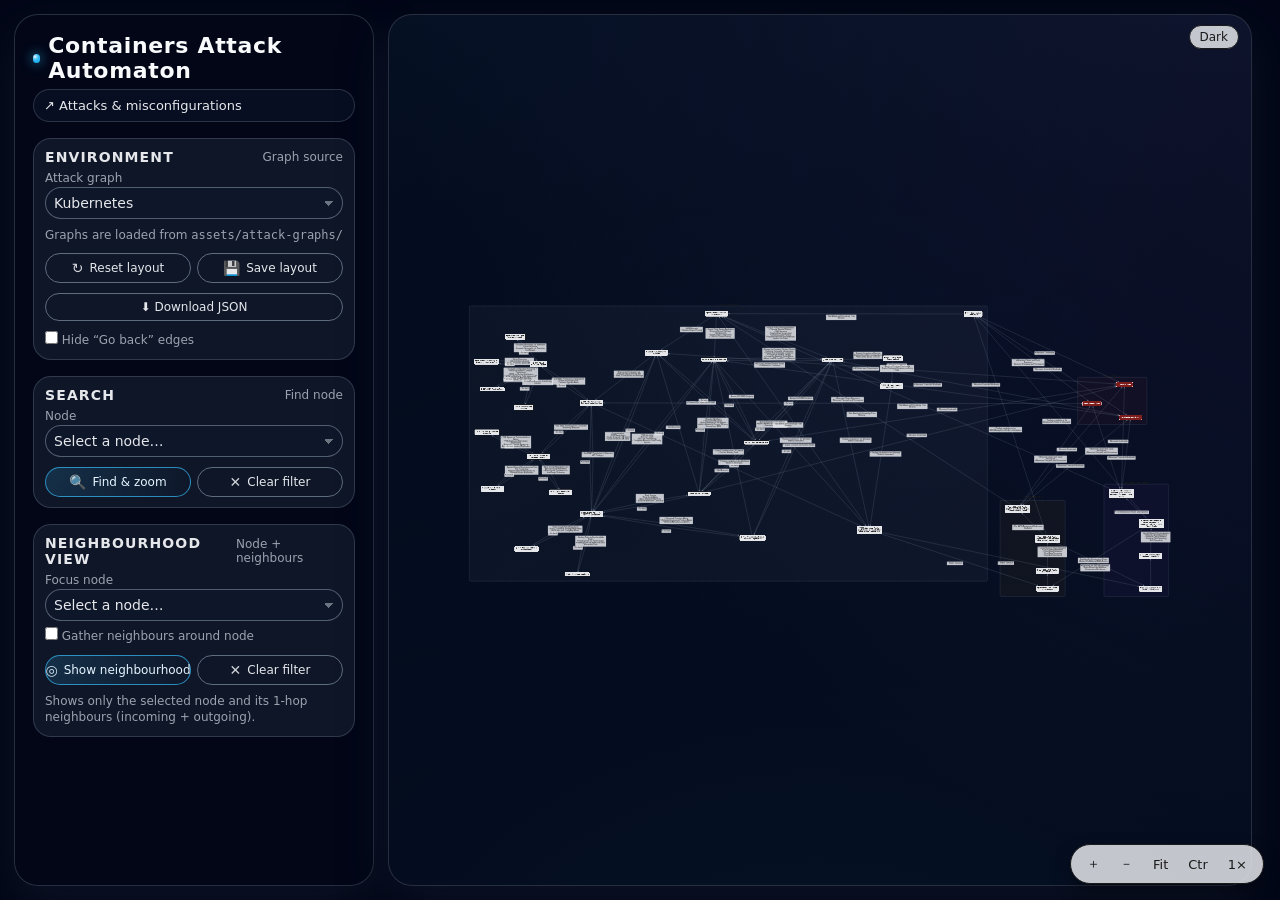
<file: index.html>
<!DOCTYPE html>
<html lang="en">
<head>
    <meta charset="UTF-8" />
    <title>Containers Attack Automaton</title>
    <meta name="viewport" content="width=device-width, initial-scale=1" />

    <!-- Styles -->
    <link rel="stylesheet" href="styles/style.css" />

    <!-- Libraries -->
    <script src="dependencies/cytoscape-3.30.1.min.js" defer></script>
    <script src="dependencies/dagre-0.8.5.min.js" defer></script>
    <script src="dependencies/cytoscape-dagre-2.5.0.js" defer></script>

    <!-- App logic -->
    <script src="scripts/app-state.js" defer></script>
    <script src="scripts/status-bar.js" defer></script>
    <script src="scripts/theme.js" defer></script>
    <script src="scripts/layout.js" defer></script>
    <script src="scripts/left-sidebar.js" defer></script>
    <script src="scripts/attack-graph.js" defer></script>
    <script src="scripts/right-sidebar.js" defer></script>
    <script src="scripts/cy-graph.js" defer></script>
    <script src="scripts/main.js" defer></script>
</head>
<body>
<div class="app">
    <aside class="sidebar">
        <div class="sidebar-header">
            <div class="title-row">
                <div class="title-dot"></div>
                <h1>Containers Attack Automaton</h1>
            </div>
            <a id="kbLink" class="sidebar-link" href="attacks-and-misconfigurations.html" target="_blank" rel="noopener noreferrer">
                ↗ Attacks & misconfigurations
            </a>
        </div>

        <!-- Environment / Global controls -->
        <div class="panel">
            <div class="panel-header">
                <span class="panel-title">Environment</span>
                <span class="panel-tag">Graph source</span>
            </div>
            <div class="panel-body">
                <div class="env-row">
                    <div class="env-select-wrapper">
                        <label for="envSelect">Attack graph</label>
                        <select id="envSelect"></select>
                    </div>
                </div>
                <p class="help-text">
                    Graphs are loaded from <code>assets/attack-graphs/</code>
                </p>
                <div class="btn-row">
                    <button id="btn-relayout" class="btn btn-ghost" type="button">
                        <span class="btn-icon">↻</span> Reset layout
                    </button>
                    <button id="btn-save-layout" class="btn btn-ghost" type="button">
                        <span class="btn-icon">💾</span> Save layout
                    </button>
                </div>
                <div class="btn-row">
                    <button id="btn-download-layout" class="btn btn-ghost" type="button">
                        ⬇ Download JSON
                    </button>
                </div>
                <div class="btn-row">
                    <label>
                        <input type="checkbox" id="chkHideGoBackLabels" />
                        Hide “Go back” edges
                    </label>
                </div>
            </div>
        </div>

        <div class="panel">
            <div class="panel-header">
                <span class="panel-title">Search</span>
                <span class="panel-tag">Find node</span>
            </div>
            <div class="panel-body">
                <div>
                    <label for="nodeSearchSelect">Node</label>
                    <select id="nodeSearchSelect">
                        <option value="">Select a node…</option>
                    </select>
                </div>
                <div class="btn-row">
                    <button id="btn-node-search" class="btn btn-primary" type="button">
                        <span class="btn-icon">🔍</span> Find & zoom
                    </button>
                    <button id="btn-node-search-clear" class="btn btn-ghost" type="button">
                        <span class="btn-icon">✕</span> Clear filter
                    </button>
                </div>
            </div>
        </div>


        <!-- Neighbourhood panel -->
        <div class="panel">
            <div class="panel-header">
                <span class="panel-title">Neighbourhood view</span>
                <span class="panel-tag">Node + neighbours</span>
            </div>
            <div class="panel-body">
                <div>
                    <label for="focusNodeSelect">Focus node</label>
                    <select id="focusNodeSelect">
                        <option value="">Select a node…</option>
                    </select>
                    <div style="margin-top: 6px;">
                        <label>
                            <input type="checkbox" id="chkGatherNeighbours" />
                            Gather neighbours around node
                        </label>
                    </div>
                </div>
                <div class="btn-row">
                    <button id="btn-neighbourhood" class="btn btn-primary" type="button">
                        <span class="btn-icon">◎</span> Show neighbourhood
                    </button>
                    <button id="btn-neighbourhood-clear" class="btn btn-ghost" type="button">
                        <span class="btn-icon">✕</span> Clear filter
                    </button>
                </div>
                <p class="help-text">
                    Shows only the selected node and its 1-hop neighbours (incoming + outgoing).
                </p>
            </div>
        </div>
    </aside>

    <div id="cy">
        <!-- Theme toggle in top-right of graph pane -->
        <button id="theme-toggle" class="theme-toggle" type="button">Dark</button>
    </div>

    <aside id="edgeSidebar" class="sidebar edge-sidebar is-hidden" aria-label="Edge details">
        <div class="edge-sidebar-header">
            <div class="title-row">
                <div class="title-dot"></div>
                <h1>Edge details</h1>
            </div>

            <button id="edgeSidebarClose" class="btn btn-ghost edge-sidebar-close" type="button" aria-label="Close">
                ✕
            </button>
        </div>

        <div class="panel">
            <div class="panel-header">
                <span class="panel-title">Attacks</span>
                <span class="panel-tag" id="edgeSidebarAttacksCount">0</span>
            </div>
            <div class="panel-body">
                <ul id="edgeSidebarAttacks" class="edge-list"></ul>
            </div>
        </div>

        <div class="panel">
            <div class="panel-header">
                <span class="panel-title">Misconfigurations</span>
                <span class="panel-tag" id="edgeSidebarMisconfigsCount">0</span>
            </div>
            <div class="panel-body">
                <ul id="edgeSidebarMisconfigs" class="edge-list"></ul>
            </div>
        </div>

        <p class="hint-inline" id="edgeSidebarHint"></p>
    </aside>

</div>

<!-- Fixed zoom controls -->
<div class="zoom-controls">
    <button id="btn-zoom-in" class="zoom-btn" type="button">＋</button>
    <button id="btn-zoom-out" class="zoom-btn" type="button">－</button>
    <button id="btn-zoom-fit" class="zoom-btn" type="button">Fit</button>
    <button id="btn-zoom-center" class="zoom-btn" type="button">Ctr</button>
    <button id="btn-zoom-reset" class="zoom-btn" type="button">1×</button>
</div>
</body>
</html>
</file>
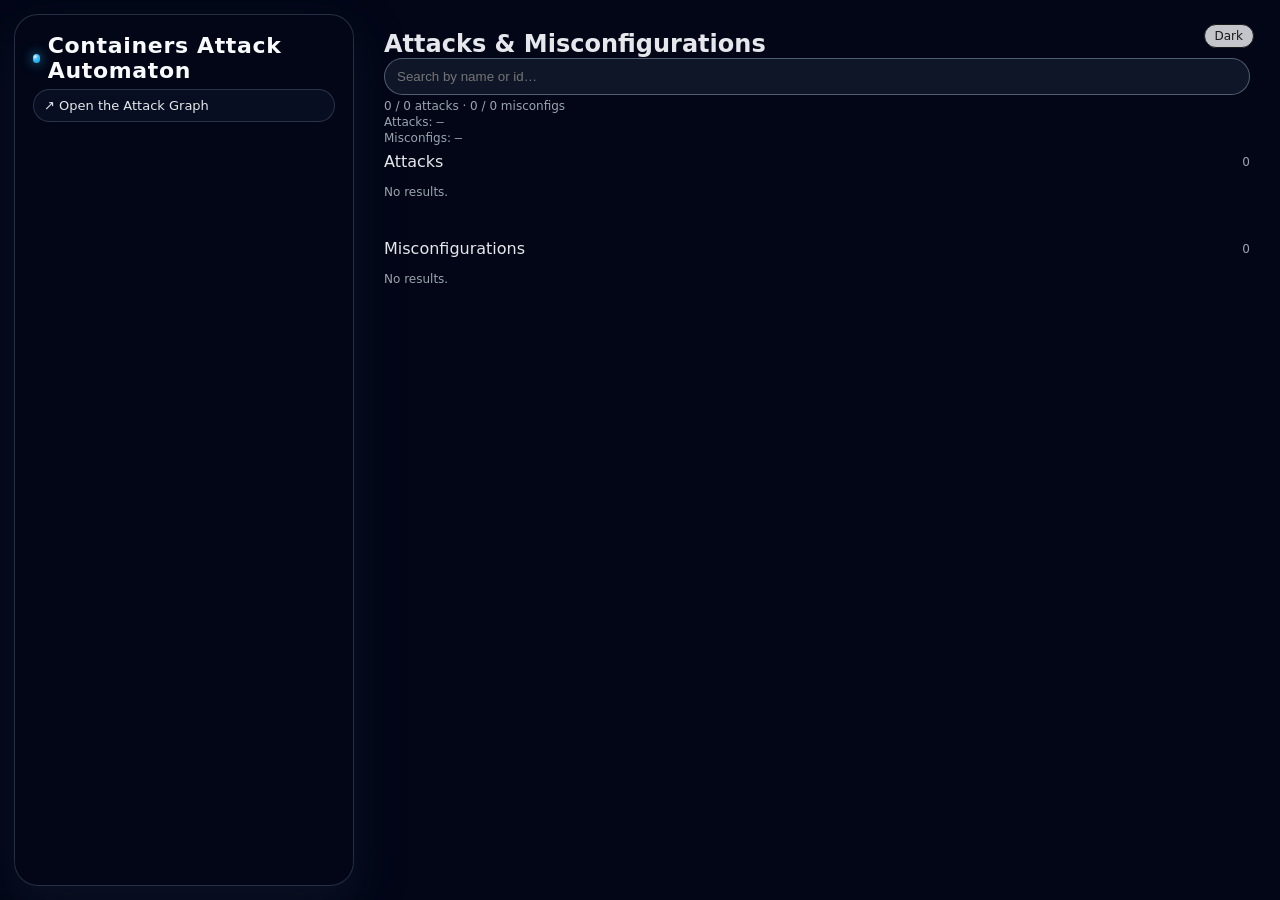
<file: attacks-and-misconfigurations.html>
<!DOCTYPE html>
<html lang="en">
<head>
    <meta charset="UTF-8" />
    <title>Attacks & Misconfigurations</title>
    <meta name="viewport" content="width=device-width, initial-scale=1" />

    <link rel="stylesheet" href="styles/style.css" />
    <link rel="stylesheet" href="styles/knowledge-base.css" />

    <script src="scripts/status-bar.js" defer></script>
    <script src="scripts/theme.js" defer></script>
    <script src="scripts/attacks-and-misconfigurations.js" defer></script>
</head>

<body>
<div class="app kb-app">
    <aside class="sidebar kb-sidebar">
        <div class="sidebar-header">
            <div class="title-row">
                <div class="title-dot"></div>
                <h1>Containers Attack Automaton</h1>
            </div>
            <a
                    class="sidebar-link"
                    href="index.html"
                    target="_blank"
                    rel="noopener noreferrer"
            >
                ↗ Open the Attack Graph
            </a>
        </div>
    </aside>

    <!-- Main content -->
    <main class="kb-main" id="kbMain">
        <button id="theme-toggle" class="theme-toggle" type="button">Dark</button>

        <header class="kb-header">
            <h2 class="kb-title">Attacks & Misconfigurations</h2>

            <div class="kb-controls">
                <input
                        id="kbSearch"
                        class="kb-search"
                        type="text"
                        placeholder="Search by name or id…"
                        autocomplete="off"
                />
                <div class="kb-meta">
                    <span class="panel-tag" id="kbCounts">—</span>
                </div>
            </div>

            <p class="help-text" id="kbSourceHint"></p>
        </header>

        <section class="kb-content">
            <details open class="kb-section">
                <summary>
                    <span>Attacks</span>
                    <span class="kb-count" id="attacksCount">0</span>
                </summary>
                <ul id="attacksList" class="kb-list"></ul>
            </details>

            <details open class="kb-section">
                <summary>
                    <span>Misconfigurations</span>
                    <span class="kb-count" id="misconfigsCount">0</span>
                </summary>
                <ul id="misconfigsList" class="kb-list"></ul>
            </details>
        </section>
    </main>
</div>
</body>
</html>
</file>
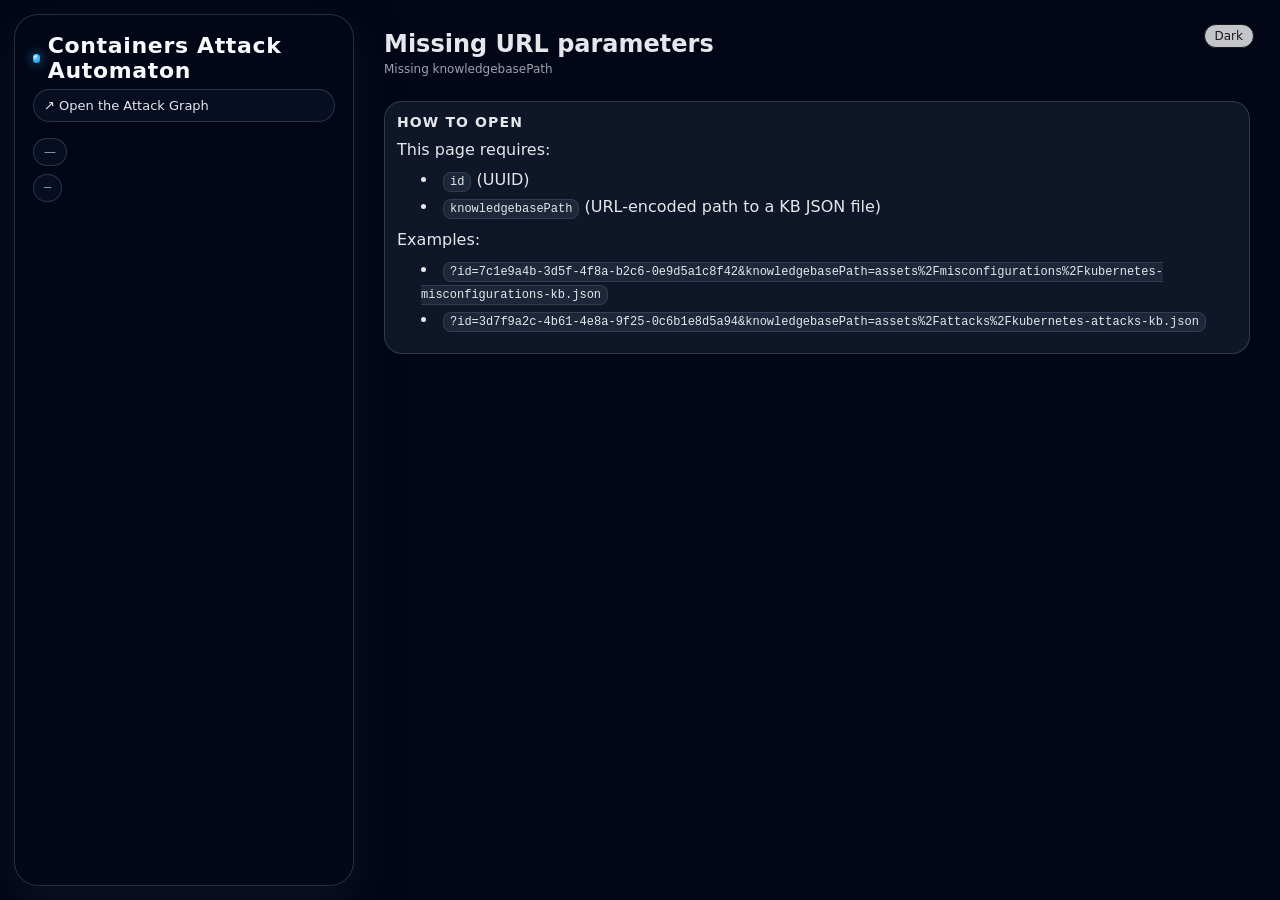
<file: kb-item.html>
<!DOCTYPE html>
<html lang="en">
<head>
    <meta charset="UTF-8" />
    <title>Containers Attack Automaton</title>
    <meta name="viewport" content="width=device-width, initial-scale=1" />

    <link rel="stylesheet" href="styles/style.css" />
    <link rel="stylesheet" href="styles/knowledge-base.css" />
    <link rel="stylesheet" href="styles/kb-item.css" />

    <!-- Markdown + sanitize -->
    <script src="dependencies/marked-12.0.2.min.js" defer></script>
    <script src="dependencies/purify-3.1.6.min.js" defer></script>
    <script src="dependencies/markdown-it-14.1.0.min.js" defer></script>

    <script src="scripts/theme.js" defer></script>
    <script src="scripts/kb-item.js" defer></script>
</head>

<body>
<div class="app kb-app">
    <aside class="sidebar kb-sidebar">
        <div class="sidebar-header">
            <div class="title-row">
                <div class="title-dot"></div>
                <h1>Containers Attack Automaton</h1>
            </div>

            <a
                    class="sidebar-link"
                    href="index.html"
                    target="_blank"
                    rel="noopener noreferrer"
            >
                ↗ Open the Attack Graph
            </a>

            <div class="kb-side-meta">
                <div class="kb-side-pill" id="kbSideType">—</div>
                <div class="kb-side-pill mono" id="kbSideId">—</div>
            </div>
        </div>
    </aside>

    <main class="kb-main" id="kbMain">
        <button id="theme-toggle" class="theme-toggle" type="button">Dark</button>

        <header class="kb-header">
            <h2 class="kb-title" id="kbTitle">Loading…</h2>

            <div class="kb-controls">
                <div class="kb-meta">
                    <span class="panel-tag" id="kbSourceHint">—</span>
                </div>
            </div>

            <div class="kb-chip-row" id="kbChips"></div>
        </header>

        <section class="kb-item-wrap" id="kbItemWrap">
            <!-- Filled by JS -->
        </section>
    </main>
</div>
</body>
</html>
</file>
<file: styles/style.css>
/* THEME VARIABLES */
:root {
    /* Dark theme defaults */
    --bg: #020617;
    --bg-elevated: #020617;
    --graph-bg: radial-gradient(circle at top, #020617 0, #020617 55%, #020617 100%);
    --text: #e5e7eb;
    --text-muted: #9ca3af;
    --accent: #38bdf8;
    --accent-strong: #0ea5e9;
    --border-soft: rgba(148, 163, 184, 0.25);
    --panel-bg: rgba(15, 23, 42, 0.96);
    --sidebar-bg: linear-gradient(135deg, #020617 0%, #020617 55%, #020617 100%);
    --zoom-bg: rgba(229, 231, 235, 0.85);

    --radius-lg: 18px;
    --radius-xl: 24px;
    --shadow-soft: 0 18px 45px rgba(15, 23, 42, 0.7);
    --transition-fast: 160ms ease-out;
}

/* High-contrast light theme overrides */
html[data-theme="light"] {
    --bg: #ffffff;
    --bg-elevated: #ffffff;
    --graph-bg: #ffffff;
    --text: #000000;
    --text-muted: #4b5563;
    --accent: #000000;
    --accent-strong: #000000;
    --border-soft: rgba(0, 0, 0, 0.25);
    --panel-bg: #ffffff;
    --sidebar-bg: #ffffff;
    --zoom-bg: #ffffff;
    --shadow-soft: 0 0 0 rgba(0, 0, 0, 0); /* minimal/no shadow for print */
}

/* GLOBAL */

* {
    box-sizing: border-box;
    margin: 0;
    padding: 0;
}

html,
body {
    height: 100%;
}

body {
    font-family: system-ui, -apple-system, BlinkMacSystemFont, "SF Pro Text",
    "Segoe UI", sans-serif;
    background: var(--bg);
    color: var(--text);
    display: flex;
    align-items: stretch;
    justify-content: stretch;
    overflow: hidden;
}

/* LAYOUT */

.app {
    display: flex;
    flex: 1;
    max-width: 100vw;
    max-height: 100vh;
    padding: 14px;
    gap: 14px;
}

.sidebar {
    width: 360px;
    max-width: 360px;
    min-width: 320px;
    background: var(--sidebar-bg);
    border-radius: var(--radius-xl);
    padding: 18px 18px 16px;
    border: 1px solid var(--border-soft);
    box-shadow: var(--shadow-soft);
    display: flex;
    flex-direction: column;
    gap: 14px;
}

.sidebar-header {
    display: flex;
    flex-direction: column;
    gap: 6px;
    margin-bottom: 2px;
}

/* LEFT SIDEBAR TOP LINK */
.sidebar-link {
    display: inline-flex;
    align-items: center;
    gap: 8px;

    width: 100%;

    font-size: 13px;
    color: var(--text);
    text-decoration: none;

    padding: 8px 10px;
    border-radius: 999px;

    border: 1px solid var(--border-soft);
    background: rgba(15, 23, 42, 0.55);
    transition: transform var(--transition-fast), border-color var(--transition-fast);
}

html[data-theme="light"] .sidebar-link {
    background: #ffffff;
}

.sidebar-link:hover {
    transform: translateY(-1px);
    border-color: rgba(56, 189, 248, 0.65);
}

.title-row {
    display: flex;
    align-items: center;
    gap: 8px;
}

.title-dot {
    width: 9px;
    height: 9px;
    border-radius: 999px;
    background: radial-gradient(circle at 30% 30%, #e5f5ff 0, #38bdf8 40%, #0ea5e9 100%);
    box-shadow: 0 0 12px rgba(56, 189, 248, 0.8);
}

.sidebar h1 {
    font-size: 22px;
    font-weight: 600;
    letter-spacing: 0.03em;
    color: #f9fafb;
}

html[data-theme="light"] .sidebar h1 {
    color: #000000;
}

.sidebar small {
    font-size: 14px;
    color: var(--text-muted);
}

.chip-row {
    display: flex;
    flex-wrap: wrap;
    gap: 6px;
    margin-top: 4px;
}

.chip {
    font-size: 12px;
    padding: 4px 8px;
    border-radius: 999px;
    background: rgba(15, 23, 42, 0.9);
    border: 1px solid rgba(148, 163, 184, 0.3);
    color: var(--text-muted);
    display: inline-flex;
    align-items: center;
    gap: 4px;
}

html[data-theme="light"] .chip {
    background: #ffffff;
    border-color: rgba(0, 0, 0, 0.3);
    color: #4b5563;
}

.chip-dot {
    width: 6px;
    height: 6px;
    border-radius: 999px;
    background: var(--accent);
    opacity: 0.9;
}

/* PANELS */

.panel {
    background: var(--panel-bg);
    border-radius: var(--radius-lg);
    border: 1px solid var(--border-soft);
    padding: 10px 11px;
    position: relative;
    overflow: hidden;
}

.panel + .panel {
    margin-top: 2px;
}

.panel-header {
    display: flex;
    justify-content: space-between;
    align-items: center;
    margin-bottom: 6px;
}

.panel-title {
    font-size: 14px;
    font-weight: 600;
    letter-spacing: 0.08em;
    text-transform: uppercase;
    color: #e5e7eb;
}

html[data-theme="light"] .panel-title {
    color: #000000;
}

.panel-tag {
    font-size: 12px;
    color: var(--text-muted);
}

.panel-body {
    display: flex;
    flex-direction: column;
    gap: 8px;
}

/* FORM CONTROLS */

label {
    font-size: 12px;
    color: var(--text-muted);
    margin-bottom: 2px;
    display: block;
}

select,
button {
    font-family: inherit;
}

select {
    width: 100%;
    padding: 7px 8px;
    font-size: 14px;
    color: var(--text);
    border-radius: 999px;
    border: 1px solid rgba(148, 163, 184, 0.5);
    background: rgba(15, 23, 42, 0.96);
    outline: none;
    appearance: none;
    background-image: linear-gradient(45deg, transparent 50%, #6b7280 50%),
    linear-gradient(135deg, #6b7280 50%, transparent 50%);
    background-position: calc(100% - 13px) 50%, calc(100% - 9px) 50%;
    background-size: 5px 5px, 5px 5px;
    background-repeat: no-repeat;
    transition: border-color var(--transition-fast), box-shadow var(--transition-fast),
    background-color var(--transition-fast);
}

html[data-theme="light"] select {
    background: #ffffff;
    border-color: rgba(0, 0, 0, 0.5);
    color: #000000;
}

select:focus {
    border-color: var(--accent-strong);
    box-shadow: 0 0 0 1px rgba(56, 189, 248, 0.8);
}

select option {
    background: #020617;
}

html[data-theme="light"] select option {
    background: #ffffff;
}

/* ROWS / BUTTONS */

.row {
    display: flex;
    flex-direction: row;
    gap: 8px;
}

.row > div {
    flex: 1;
}

.env-row {
    display: flex;
    flex-direction: column;
    gap: 6px;
}

.btn-row {
    display: flex;
    flex-wrap: wrap;
    gap: 6px;
    margin-top: 2px;
}

.btn {
    flex: 1;
    min-width: 0;
    padding: 6px 10px;
    font-size: 12px;
    border-radius: 999px;
    border: 1px solid rgba(148, 163, 184, 0.6);
    background: radial-gradient(circle at top left, rgba(15, 23, 42, 1), rgba(15, 23, 42, 0.85));
    color: var(--text);
    cursor: pointer;
    display: inline-flex;
    align-items: center;
    justify-content: center;
    gap: 6px;
    transition: background var(--transition-fast), transform var(--transition-fast),
    box-shadow var(--transition-fast), border-color var(--transition-fast), color var(--transition-fast);
    white-space: nowrap;
}

html[data-theme="light"] .btn {
    background: #ffffff;
    border-color: rgba(0, 0, 0, 0.6);
    color: #000000;
}

.btn-primary {
    border-color: rgba(56, 189, 248, 0.7);
    background: radial-gradient(circle at top left, rgba(56, 189, 248, 0.16), rgba(15, 23, 42, 0.96));
    color: #e5f5ff;
}

html[data-theme="light"] .btn-primary {
    background: #ffffff;
    color: #000000;
    border-color: rgba(0, 0, 0, 0.8);
}

.btn-ghost {
    background: transparent;
}

.btn-icon {
    font-size: 14px;
    opacity: 0.9;
}

.btn:hover {
    transform: translateY(-1px);
    box-shadow: 0 8px 18px rgba(15, 23, 42, 0.7);
    background: radial-gradient(circle at top left, rgba(56, 189, 248, 0.18), rgba(15, 23, 42, 1));
    border-color: rgba(56, 189, 248, 0.8);
}

html[data-theme="light"] .btn:hover {
    box-shadow: 0 0 0 rgba(0, 0, 0, 0);
    background: #f3f4f6;
}

/* TEXT + STATUS */

.help-text {
    font-size: 12px;
    color: var(--text-muted);
    line-height: 1.35;
}

.hint-inline {
    color: var(--text-muted);
    font-size: 12px;
    margin-top: 2px;
}

/* GRAPH CONTAINER */

#cy {
    flex: 1;
    min-width: 0;
    min-height: 0;
    background: var(--graph-bg);
    border-radius: var(--radius-xl);
    border: 1px solid var(--border-soft);
    box-shadow: var(--shadow-soft);
    position: relative;
    overflow: hidden;
    touch-action: none;
}

#cy::before {
    content: "";
    position: absolute;
    inset: -40%;
    background:
            radial-gradient(circle at 10% 0%, rgba(56, 189, 248, 0.08), transparent 55%),
            radial-gradient(circle at 90% 10%, rgba(129, 140, 248, 0.12), transparent 55%),
            radial-gradient(circle at 50% 100%, rgba(56, 189, 248, 0.08), transparent 60%);
    mix-blend-mode: screen;
    pointer-events: none;
}

html[data-theme="light"] #cy::before {
    content: none;
}

/* THEME TOGGLE BUTTON (top-right in graph pane) */

.theme-toggle {
    position: absolute;
    top: 10px;
    right: 12px;
    padding: 4px 10px;
    font-size: 12px;
    border-radius: 999px;
    border: 1px solid #1a1a1a;
    background: var(--zoom-bg);
    color: #1a1a1a;
    cursor: pointer;
    z-index: 10;
    transition: background 140ms ease-out, transform 140ms ease-out;
}

.theme-toggle:hover {
    transform: translateY(-1px);
}

/* ZOOM CONTROLS (fixed bottom-right) */

.zoom-controls {
    position: fixed;
    right: 16px;
    bottom: 16px;
    display: flex;
    gap: 4px;
    padding: 6px 8px;
    background: var(--zoom-bg);
    border-radius: 999px;
    border: 1px solid #1a1a1a;
    z-index: 9999;
    box-shadow: 0 8px 18px rgba(0, 0, 0, 0.35);
}

.zoom-btn {
    border: none;
    background: transparent;
    padding: 4px 8px;
    cursor: pointer;
    font-size: 13px;
    color: #1a1a1a;
    border-radius: 999px;
    transition: background 140ms ease-out, transform 140ms ease-out;
}

.zoom-btn:hover {
    background: rgba(15, 23, 42, 0.08);
    transform: translateY(-1px);
}

/* RIGHT EDGE SIDEBAR */
.edge-sidebar {
    width: 340px;
    max-width: 340px;
    min-width: 300px;
    position: relative;
    transition: transform var(--transition-fast), opacity var(--transition-fast),
    width var(--transition-fast), min-width var(--transition-fast),
    padding var(--transition-fast), border var(--transition-fast);

    /* NEW: allow panels to split height + scroll internally */
    display: flex;
    flex-direction: column;
    height: 100%;
    min-height: 0;
}

.edge-sidebar.is-hidden {
    width: 0;
    min-width: 0;
    padding: 0;
    border: 0;
    opacity: 0;
    transform: translateX(10px);
    overflow: hidden;
    pointer-events: none;
}

.edge-sidebar-header {
    display: flex;
    gap: 6px;
    margin-bottom: 2px;

    align-items: center;
    justify-content: space-between;

    /* NEW: keep header from shrinking */
    flex: 0 0 auto;
}

/* NEW: each section can take up to 50% of sidebar height */
.edge-sidebar .panel {
    flex: 1 1 0;
    max-height: 50%;
    min-height: 0;

    /* NEW: enable body scrolling without scrolling header */
    display: flex;
    flex-direction: column;
}

/* NEW: only the body scrolls */
.edge-sidebar .panel-body {
    flex: 1 1 auto;
    min-height: 0;
    overflow: auto;

    /* optional: tiny spacing so scrollbar doesn't hug content */
    padding-right: 6px;
}

.edge-sidebar-close {
    flex: 0 0 auto;
    min-width: auto;
    padding: 6px 10px;
}

.edge-list {
    list-style: none;
    display: flex;
    flex-direction: column;
    gap: 8px;
}

.edge-list li {
    line-height: 1.25;
}

.edge-link {
    color: var(--text);
    text-decoration: none;
    border-bottom: 1px solid rgba(148, 163, 184, 0.25);
    transition: color var(--transition-fast), border-color var(--transition-fast);
}

.edge-link:hover {
    color: var(--accent);
    border-bottom-color: rgba(56, 189, 248, 0.65);
}

.edge-empty {
    color: var(--text-muted);
    font-size: 12px;
}


/* RESPONSIVE */

@media (max-width: 1024px) {
    .app {
        flex-direction: column;
        padding: 10px;
    }
    .sidebar {
        width: 100%;
        max-width: 100%;
        min-width: 0;
        flex-shrink: 0;
    }
    #cy {
        height: 60vh;
    }
}

@media (max-width: 640px) {
    body {
        overflow: auto;
    }
    #cy {
        height: 55vh;
    }
}
</file>
<file: styles/knowledge-base.css>
/* Ensure the app uses full viewport and main stretches */
.kb-app {
    width: 100vw;
    height: 100vh;
    max-width: none;
    margin: 0;
    display: flex;
}

/* Sidebar stays fixed width; main takes everything else */
.kb-sidebar {
    flex: 0 0 340px;
}

.kb-main {
    flex: 1 1 auto;
    min-width: 0;
    height: 100%;
    overflow: auto;
    position: relative;
    padding: 16px;
}


.kb-search {
    width: 100%;
    padding: 10px 12px;
    border-radius: 999px;
    border: 1px solid rgba(148, 163, 184, 0.5);
    background: rgba(15, 23, 42, 0.96);
    color: var(--text);
    outline: none;
}

html[data-theme="light"] .kb-search {
    background: #ffffff;
    border-color: rgba(0, 0, 0, 0.5);
    color: #000000;
}

.kb-list-panel {
    display: flex;
    flex-direction: column;
    min-height: 0;
}

.kb-scroll {
    overflow: auto;
    min-height: 0;
    padding-right: 6px;
}

.kb-section summary {
    cursor: pointer;
    display: flex;
    align-items: center;
    justify-content: space-between;
    user-select: none;
    padding: 6px 0;
    color: var(--text);
}

.kb-count {
    font-size: 12px;
    color: var(--text-muted);
}

.kb-list {
    list-style: none;
    display: flex;
    flex-direction: column;
    gap: 8px;
    margin-top: 8px;
    margin-bottom: 10px;
}

.kb-content {
    display: flex;
    flex-direction: column;
    gap: 24px;
}

.kb-item {
    color: var(--text);
    text-decoration: none;
    border-bottom: 1px solid rgba(148, 163, 184, 0.25);
    transition: color var(--transition-fast), border-color var(--transition-fast);
}

.kb-item:hover {
    color: var(--accent);
    border-bottom-color: rgba(56, 189, 248, 0.65);
}

.kb-item-meta {
    font-size: 12px;
    color: var(--text-muted);
    margin-top: 2px;
}

.kb-empty {
    font-size: 12px;
    color: var(--text-muted);
}

.kb-status {
    position: absolute;
    left: 14px;
    bottom: 14px;
    display: flex;
    gap: 8px;
    align-items: center;
    opacity: 0.95;
}
</file>
<file: styles/kb-item.css>
/* Item page additions – matches knowledge-base.css + style.css vibe */

.kb-side-meta {
    display: flex;
    flex-direction: column;
    gap: 8px;
    margin-top: 10px;
}

.kb-side-pill {
    display: inline-flex;
    align-items: center;
    gap: 8px;
    padding: 6px 10px;
    border-radius: 999px;
    border: 1px solid rgba(148, 163, 184, 0.25);
    background: rgba(15, 23, 42, 0.55);
    color: var(--text-muted);
    font-size: 12px;
    width: fit-content;
}

html[data-theme="light"] .kb-side-pill {
    background: #ffffff;
    border-color: rgba(0, 0, 0, 0.2);
    color: #4b5563;
}

.kb-side-pill.mono,
.mono {
    font-family: ui-monospace, SFMono-Regular, Menlo, Monaco, Consolas, "Liberation Mono", "Courier New", monospace;
}

.sidebar-link.subtle {
    opacity: 0.85;
}

.kb-chip-row {
    display: flex;
    flex-wrap: wrap;
    gap: 8px;
    margin-top: 10px;
}

.kb-chip {
    font-size: 12px;
    padding: 5px 10px;
    border-radius: 999px;
    background: rgba(15, 23, 42, 0.65);
    border: 1px solid rgba(148, 163, 184, 0.25);
    color: var(--text-muted);
}

html[data-theme="light"] .kb-chip {
    background: #ffffff;
    border-color: rgba(0, 0, 0, 0.25);
    color: #4b5563;
}

.kb-item-wrap {
    margin-top: 14px;
    display: flex;
    flex-direction: column;
    gap: 12px;
}

.kb-card {
    background: var(--panel-bg);
    border-radius: var(--radius-lg);
    border: 1px solid var(--border-soft);
    padding: 12px 12px;
}

.kb-card-header {
    display: flex;
    align-items: baseline;
    justify-content: space-between;
    gap: 12px;
    margin-bottom: 8px;
}

.kb-card-title {
    font-size: 14px;
    font-weight: 700;
    letter-spacing: 0.08em;
    text-transform: uppercase;
}

.kb-card-sub {
    color: var(--text-muted);
    font-size: 12px;
}

.kb-md {
    line-height: 1.45;
    color: var(--text);
}

.kb-md a {
    color: var(--accent);
    text-decoration: none;
    border-bottom: 1px solid rgba(56, 189, 248, 0.35);
}

html[data-theme="light"] .kb-md a {
    color: #000;
    border-bottom-color: rgba(0, 0, 0, 0.35);
}

.kb-md a:hover {
    border-bottom-color: rgba(56, 189, 248, 0.8);
}

.kb-md code {
    font-family: ui-monospace, SFMono-Regular, Menlo, Monaco, Consolas, "Liberation Mono", "Courier New", monospace;
    font-size: 12px;
    padding: 2px 6px;
    border-radius: 8px;
    background: rgba(148, 163, 184, 0.12);
    border: 1px solid rgba(148, 163, 184, 0.18);
}

.kb-md pre {
    overflow: auto;
    padding: 10px;
    border-radius: 12px;
    background: rgba(148, 163, 184, 0.12);
    border: 1px solid rgba(148, 163, 184, 0.18);
}

/* Conditions tree */
.cond-root {
    display: flex;
    flex-direction: column;
    gap: 10px;
}

.cond-node {
    border: 1px solid rgba(148, 163, 184, 0.22);
    border-radius: 14px;
    padding: 10px 10px;
    background: rgba(2, 6, 23, 0.25);
}

html[data-theme="light"] .cond-node {
    background: #ffffff;
    border-color: rgba(0, 0, 0, 0.22);
}

.cond-head {
    display: inline-flex;
    align-items: center;
    gap: 8px;
    margin-bottom: 8px;
}

.cond-badge {
    font-size: 11px;
    letter-spacing: 0.08em;
    text-transform: uppercase;
    padding: 4px 8px;
    border-radius: 999px;
    border: 1px solid rgba(148, 163, 184, 0.28);
    color: var(--text-muted);
}

.cond-children {
    display: flex;
    flex-direction: column;
    gap: 10px;
    padding-left: 14px;
    margin-left: 6px;
    border-left: 1px dashed rgba(148, 163, 184, 0.35);
}

.cond-leaf {
    padding: 8px 10px;
    border-radius: 12px;
    border: 1px solid rgba(148, 163, 184, 0.18);
    background: rgba(15, 23, 42, 0.35);
    color: var(--text);
}

html[data-theme="light"] .cond-leaf {
    background: #ffffff;
    border-color: rgba(0, 0, 0, 0.18);
    color: #000000;
}

/* ---------- Markdown list containment ---------- */

.kb-md ul,
.kb-md ol {
    margin: 0.4em 0 0.6em 0;
    padding-left: 1.25em;     /* controls bullet indent */
    list-style-position: inside;
}

.kb-md li {
    margin: 0.25em 0;
    padding-left: 0.25em;
}

/* Nested lists: slightly tighter */
.kb-md ul ul,
.kb-md ol ol,
.kb-md ul ol,
.kb-md ol ul {
    margin-top: 0.25em;
    margin-bottom: 0.25em;
    padding-left: 1em;
}

/* Code blocks inside lists (important for your YAML examples) */
.kb-md li pre {
    margin-top: 0.4em;
    margin-bottom: 0.4em;
}
</file>
